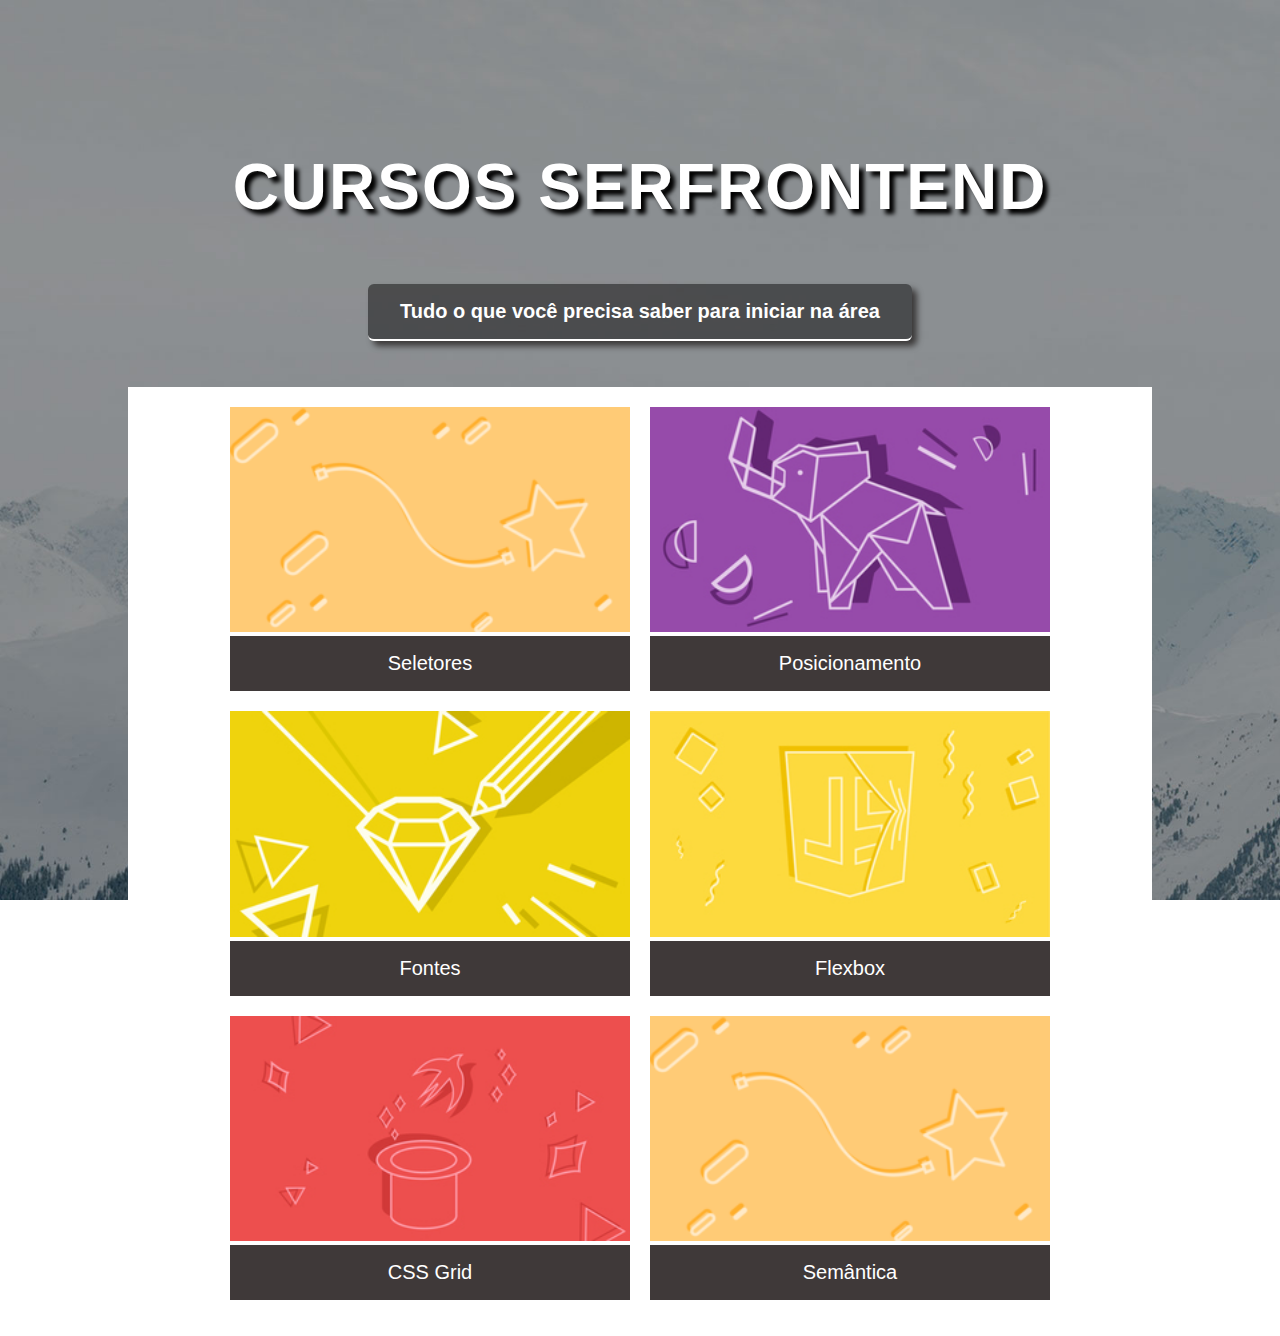
<file: projeto 5/index.html>
<!DOCTYPE html>
<html lang="pt-br">

<head>
    <meta charset="UTF-8">

    <title>Projeto CSS</title>

    <link rel="stylesheet" href="estilo.css">
</head>

<body>
    <section class="main">
        <div class="courses">
        <header class="courses-header">
            <h1 class="courses-header__title">Cursos Serfrontend</h1>
            <h2 class="courses-header__sub-title">Tudo o que você precisa saber para iniciar na área</h2>
        </header>

        <div class="courses-elements">
            <div class="elements-content">
                <ul class="elements">
                    <li>
                        <img src="imagens/card_01.png" alt="Seletores" class="elements-content__image">
                        <p class="elements-content__title">Seletores</p>
                    </li>
                    <li>
                        <img src="imagens/card_02.jpg" alt="Posicionamento" class="elements-content__image">
                        <p class="elements-content__title">Posicionamento</p>
                    </li>
                    <li>
                        <img src="imagens/card_03.jpg" alt="Fontes" class="elements-content__image">
                        <p class="elements-content__title">Fontes</p>
                    </li>
                    <li>
                        <img src="imagens/card_04.jpg" alt="Flexbox" class="elements-content__image">
                        <p class="elements-content__title">Flexbox</p>
                    </li>
                    <li>
                        <img src="imagens/card_05.jpg" alt="CSS Grid" class="elements-content__image">
                        <p class="elements-content__title">CSS Grid</p>
                    </li>
                    <li>
                        <img src="imagens/card_01.png" alt="Semântica" class="elements-content__image">
                        <p class="elements-content__title">Semântica</p>
                    </li>
                </ul>
            </div>
        </div>
    </div>
    </section>

    <footer>
        
    </footer>

</body>

</html>
</file>
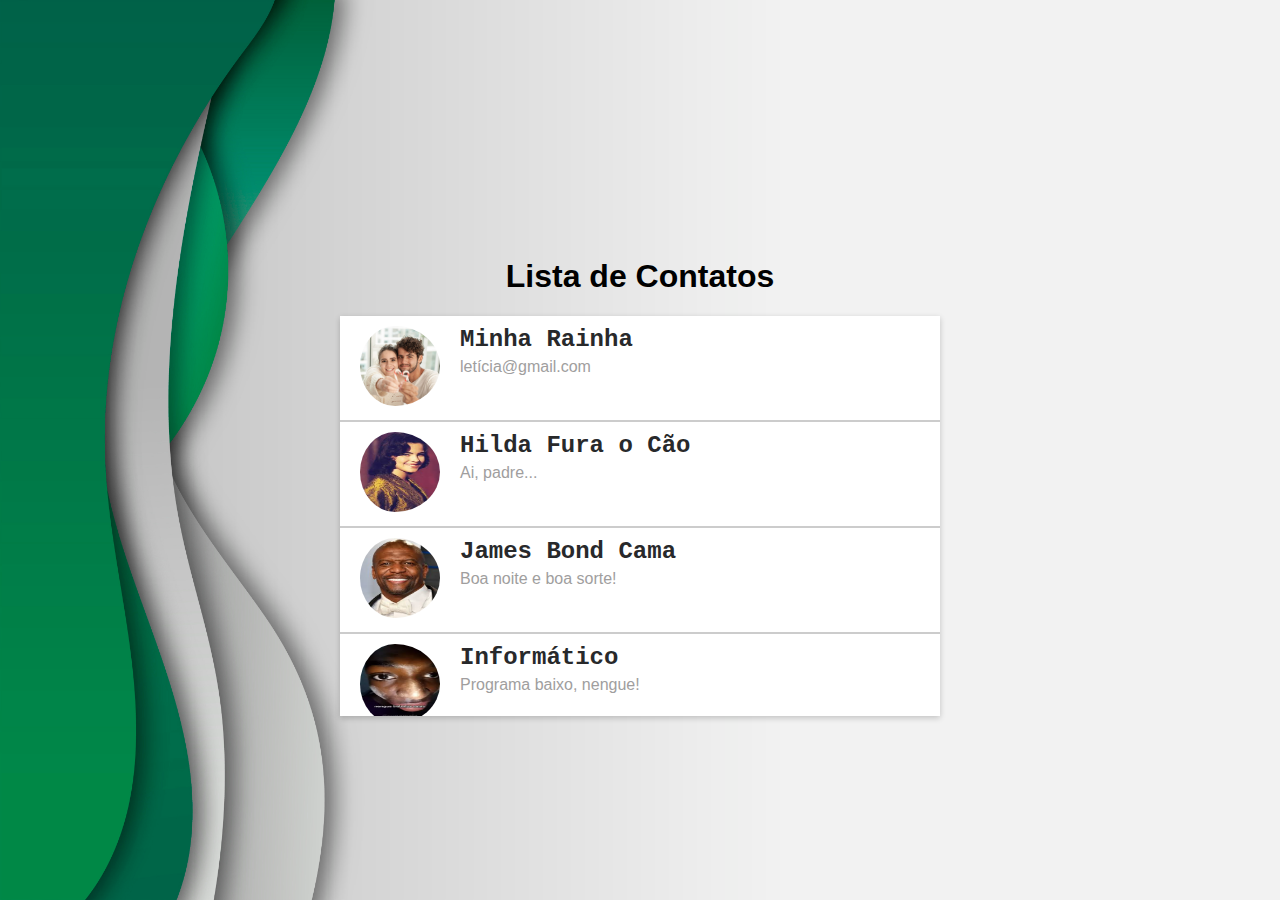
<file: contatos.html>
<!DOCTYPE html>
<html lang="pt-br">
<head>
    <meta charset="UTF-8">
    <meta name="viewport" content="width=device-width, initial-scale=1.0">
    <title>Lista de Contatos</title>
    <link rel="stylesheet" href="estilo1.css">
</head>
<body>
    <h1 class="main-title">Lista de Contatos</h1>

    <div class="list-wrapper">
        <ul class="list">
            <li class="list-item">
                <div class="list-item__image">
                    <img src="usuario0.jpg" alt="letícia">
                </div>

                <div class="list-item__content">
                    <p class="list-item__name">
                        Minha Rainha
                    </p>
                    <p class="list-item__bio">
                        letícia@gmail.com
                    </p>
                </div>

                <div class="list-item__interaction">
                    <img src="icon-lixeira.png" alt="lixo">
                    <img src="icon-editar.png" alt="editar">
                </div>
            </li>

            <li class="list-item">
                <div class="list-item__image">
                    <img src="usuario2.jpg" alt="hilda fura o cão">
                </div>

                <div class="list-item__content">
                    <p class="list-item__name">
                        Hilda Fura o Cão
                    </p>
                    <p class="list-item__bio">
                        Ai, padre...
                    </p>
                </div>

                <div class="list-item__interaction">
                    <img src="icon-lixeira.png" alt="lixo">
                    <img src="icon-editar.png" alt="editar">
                </div>
            </li>

            <li class="list-item">
                <div class="list-item__image">
                    <img src="usuario3.jpg" alt="">
                </div>

                <div class="list-item__content">
                    <p class="list-item__name">
                        James Bond Cama
                    </p>
                    <p class="list-item__bio">
                        Boa noite e boa sorte!
                    </p>
                </div>

                <div class="list-item__interaction">
                    <img src="icon-lixeira.png" alt="lixo">
                    <img src="icon-editar.png" alt="editar">
                </div>
            </li>

            <li class="list-item">
                <div class="list-item__image">
                    <img src="usuario4.jpg" alt="">
                </div>

                <div class="list-item__content">
                    <p class="list-item__name">
                        Informático
                    </p>
                    <p class="list-item__bio">
                        Programa baixo, nengue!
                    </p>
                </div>

                <div class="list-item__interaction">
                    <img src="icon-lixeira.png" alt="lixo">
                    <img src="icon-editar.png" alt="editar">
                </div>
            </li>

            <li class="list-item">
                <div class="list-item__image">
                    <img src="usuario5.jpeg" alt="">
                </div>

                <div class="list-item__content">
                    <p class="list-item__name">
                        Tio Robs
                    </p>
                    <p class="list-item__bio">
                        Procuro paz.
                    </p>
                </div>

                <div class="list-item__interaction">
                    <img src="icon-lixeira.png" alt="lixo">
                    <img src="icon-editar.png" alt="editar">
                </div>
            </li>

            <li class="list-item">
                <div class="list-item__image">
                    <img src="usuario6.jpeg" alt="">
                </div>

                <div class="list-item__content">
                    <p class="list-item__name">
                        Sr. Han
                    </p>
                    <p class="list-item__bio">
                        Cadê o Costenaro?
                    </p>
                </div>

                <div class="list-item__interaction">
                    <img src="icon-lixeira.png" alt="lixo">
                    <img src="icon-editar.png" alt="editar">
                </div>
            </li>

            <li class="list-item">
                <div class="list-item__image">
                    <img src="usuario7.jpeg" alt="">
                </div>

                <div class="list-item__content">
                    <p class="list-item__name">
                        Homem Jato
                    </p>
                    <p style="text-transform: uppercase;" class="list-item__bio">
                        zooooooooooooooom!
                    </p>
                </div>

                <div class="list-item__interaction">
                    <img src="icon-lixeira.png" alt="lixo">
                    <img src="icon-editar.png" alt="editar">
                </div>
            </li>

            <li class="list-item">
                <div class="list-item__image">
                    <img src="usuario8.jpeg" alt="">
                </div>

                <div class="list-item__content">
                    <p class="list-item__name">
                        Atreusvido
                    </p>
                    <p class="list-item__bio">
                        Uma frô para outra frô.
                        </p>
                </div>

                <div class="list-item__interaction">
                    <img src="icon-lixeira.png" alt="lixo">
                    <img src="icon-editar.png" alt="editar">  
                </div>
            </li>
        </ul>

    </div>
</body>
</html>
</file>
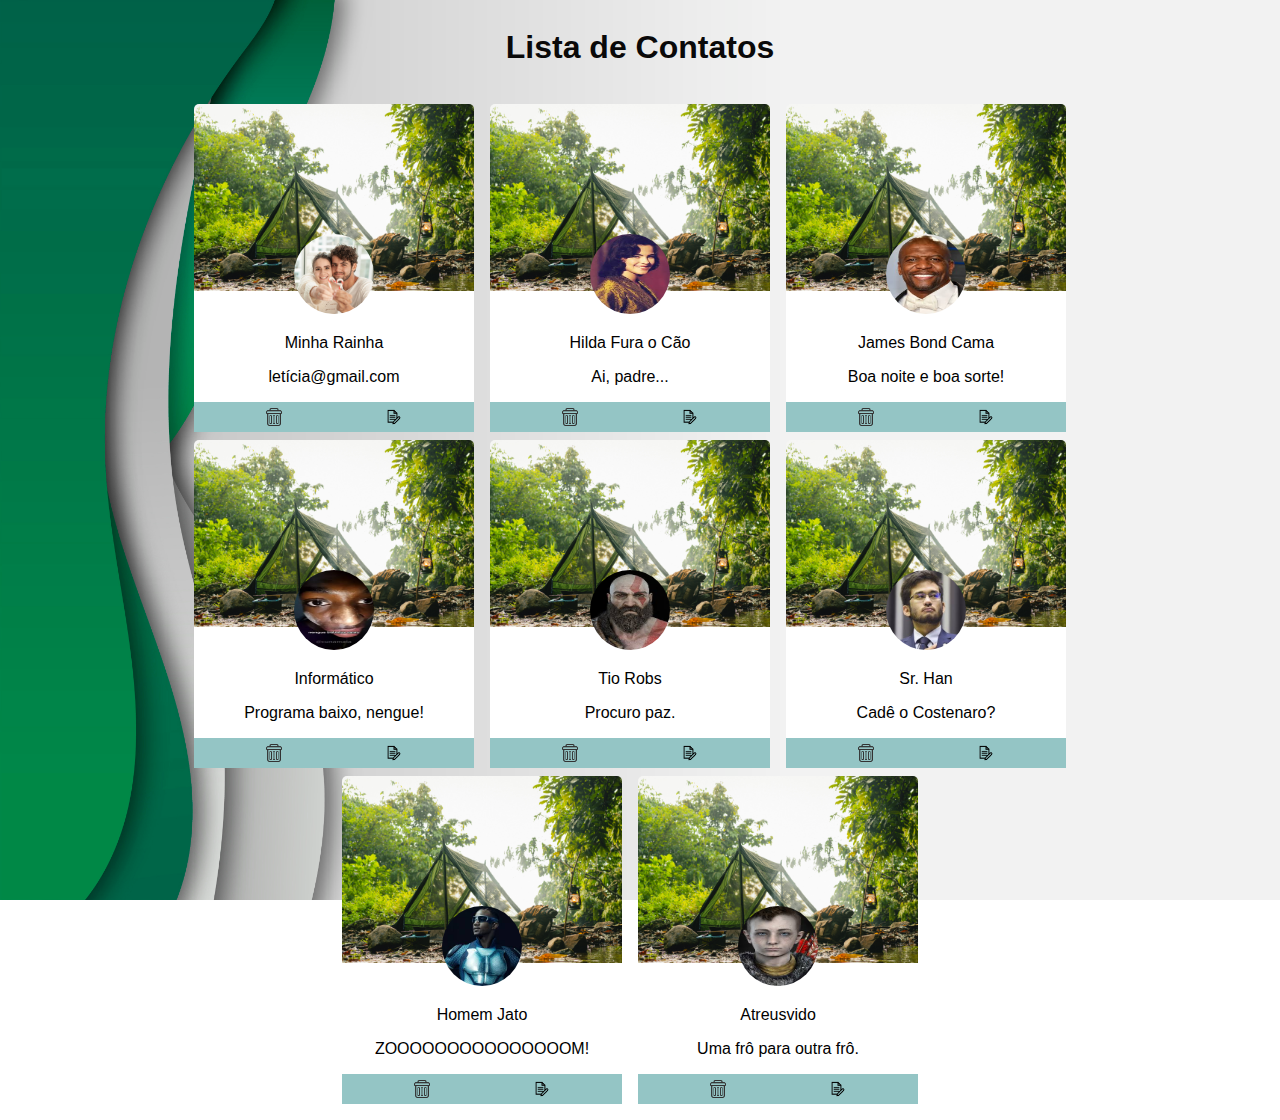
<file: contatos2.html>
<!DOCTYPE html>
<html lang="pt-br">
<head>
    <meta charset="UTF-8">
    <meta name="viewport" content="width=device-width, initial-scale=1.0">
    <title>Lista de Contatos</title>
    <link rel="stylesheet" href="estilo2.css">
</head>
<body>
    <h1 class="main-title">Lista de Contatos</h1>

    <div class="list-wrapper">
        <ul class="list">
            <li class="list-item">
                <div class="list-item__image">
                    <img src="usuario0.jpg" alt="letícia">
                </div>

                <div class="list-item__content">
                    <p class="list-item__name">
                        Minha Rainha
                    </p>
                    <p class="list-item__bio">
                        letícia@gmail.com
                    </p>
                </div>

                <div class="list-item__interaction">
                    <img src="icon-lixeira.png" alt="lixo">
                    <img src="icon-editar.png" alt="editar">
                </div>
            </li>

            <li class="list-item">
                <div class="list-item__image">
                    <img src="usuario2.jpg" alt="hilda fura o cão">
                </div>

                <div class="list-item__content">
                    <p class="list-item__name">
                        Hilda Fura o Cão
                    </p>
                    <p class="list-item__bio">
                        Ai, padre...
                    </p>
                </div>

                <div class="list-item__interaction">
                    <img src="icon-lixeira.png" alt="lixo">
                    <img src="icon-editar.png" alt="editar">
                </div>
            </li>

            <li class="list-item">
                <div class="list-item__image">
                    <img src="usuario3.jpg" alt="">
                </div>

                <div class="list-item__content">
                    <p class="list-item__name">
                        James Bond Cama
                    </p>
                    <p class="list-item__bio">
                        Boa noite e boa sorte!
                    </p>
                </div>

                <div class="list-item__interaction">
                    <img src="icon-lixeira.png" alt="lixo">
                    <img src="icon-editar.png" alt="editar">
                </div>
            </li>

            <li class="list-item">
                <div class="list-item__image">
                    <img src="usuario4.jpg" alt="">
                </div>

                <div class="list-item__content">
                    <p class="list-item__name">
                        Informático
                    </p>
                    <p class="list-item__bio">
                        Programa baixo, nengue!
                    </p>
                </div>

                <div class="list-item__interaction">
                    <img src="icon-lixeira.png" alt="lixo">
                    <img src="icon-editar.png" alt="editar">
                </div>
            </li>

            <li class="list-item">
                <div class="list-item__image">
                    <img src="usuario5.jpeg" alt="">
                </div>

                <div class="list-item__content">
                    <p class="list-item__name">
                        Tio Robs
                    </p>
                    <p class="list-item__bio">
                        Procuro paz.
                    </p>
                </div>

                <div class="list-item__interaction">
                    <img src="icon-lixeira.png" alt="lixo">
                    <img src="icon-editar.png" alt="editar">
                </div>
            </li>

            <li class="list-item">
                <div class="list-item__image">
                    <img src="usuario6.jpeg" alt="">
                </div>

                <div class="list-item__content">
                    <p class="list-item__name">
                        Sr. Han
                    </p>
                    <p class="list-item__bio">
                        Cadê o Costenaro?
                    </p>
                </div>

                <div class="list-item__interaction">
                    <img src="icon-lixeira.png" alt="lixo">
                    <img src="icon-editar.png" alt="editar">
                </div>
            </li>

            <li class="list-item">
                <div class="list-item__image">
                    <img src="usuario7.jpeg" alt="">
                </div>

                <div class="list-item__content">
                    <p class="list-item__name">
                        Homem Jato
                    </p>
                    <p style="text-transform: uppercase;" class="list-item__bio">
                        zooooooooooooooom!
                    </p>
                </div>

                <div class="list-item__interaction">
                    <img src="icon-lixeira.png" alt="lixo">
                    <img src="icon-editar.png" alt="editar">
                </div>
            </li>

            <li class="list-item">
                <div class="list-item__image">
                    <img src="usuario8.jpeg" alt="">
                </div>

                <div class="list-item__content">
                    <p class="list-item__name">
                        Atreusvido
                    </p>
                    <p class="list-item__bio">
                        Uma frô para outra frô.
                        </p>
                </div>

                <div class="list-item__interaction">
                    <img src="icon-lixeira.png" alt="lixo">
                    <img src="icon-editar.png" alt="editar">  
                </div>
            </li>
        </ul>

    </div>
</body>
</html>
</file>
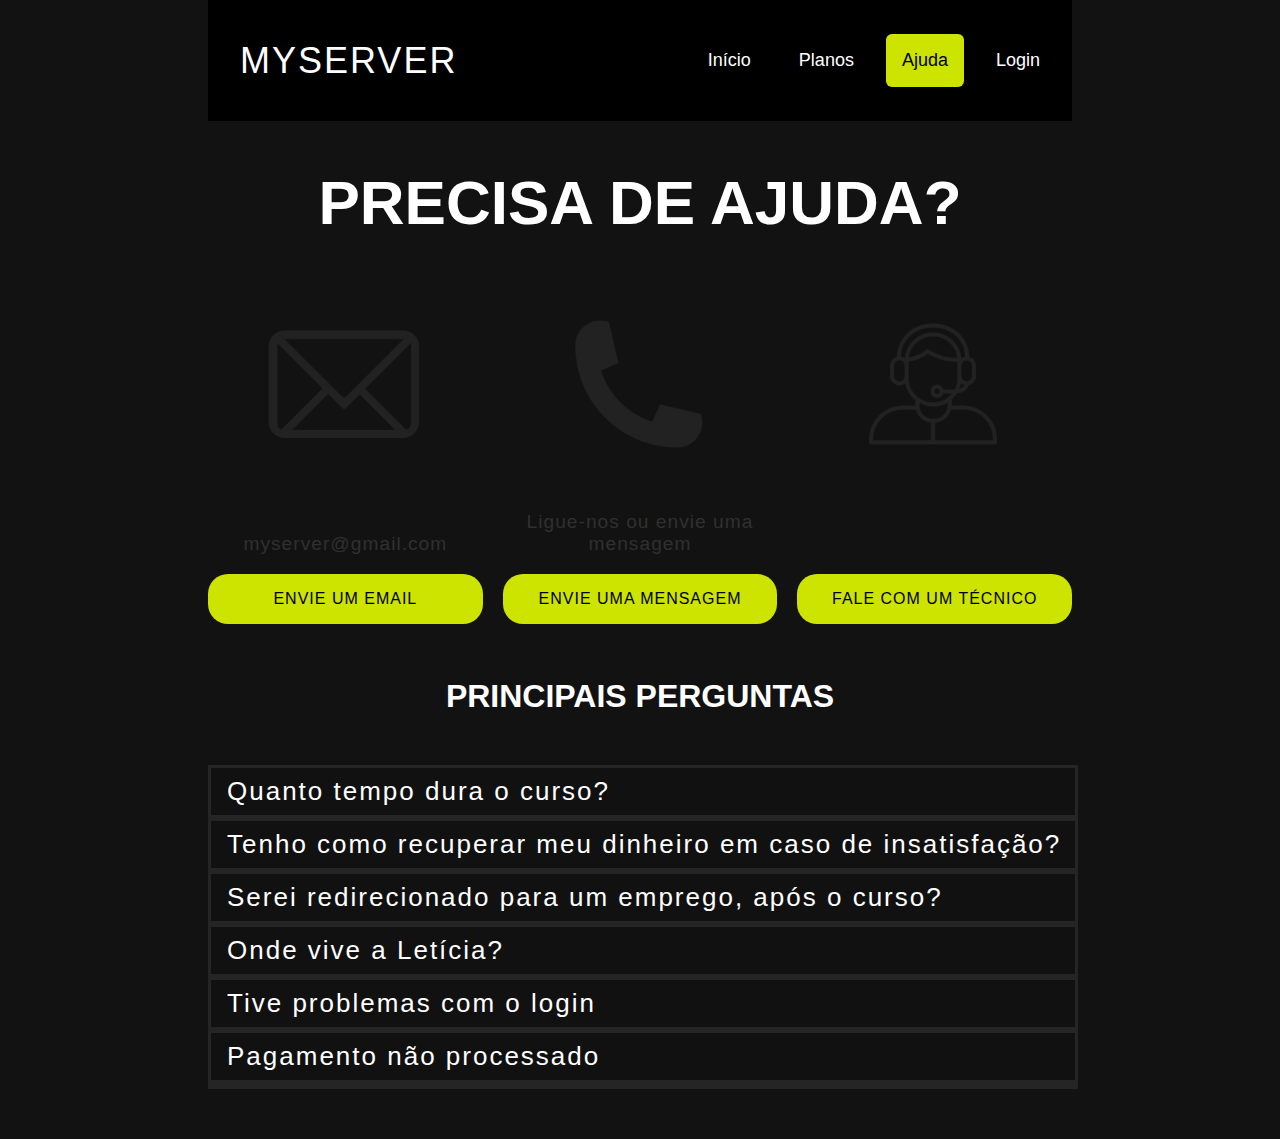
<file: help.html>
<!DOCTYPE html>
<html lang="pt-br">
<head>
    <meta charset="UTF-8">
    <meta name="viewport" content="width=device-width, initial-scale=1.0">
    <title>My Server - Ajuda</title>
    <link rel="stylesheet" href="help.css">
</head>
<body>
    <header class="header">
        <div class="header__logo">MyServer</div>
        <nav class="header__nav">
            <ul class="header__bottons">
                <a href="#"><li>Início</li></a>
                <a href="plans.html"><li>Planos</li></a>
                <a href="#" class="header__nav--active"><li>Ajuda</li></a>
                <a href="#"><li>Login</li></a>
            </ul>
        </nav>
    </header>

    <h1 class="main-title">Precisa de ajuda?</h1>
    
    <section class="help">

            <div class="help-methods">
                <div class="help-methods__image">
                    <img src="mail icon.png" alt="send a mail">
                </div>
                <div class="help-methods__content">
                    <p class="help-methods__information">myserver@gmail.com</p>
                    <a href="#" class="help-methods__bottom">
                    <p>Envie um email</p>
                    </a>
                </div>
            </div>


            <div class="help-methods">
                <div class="help-methods__image">
                    <img src="cell icon.png" alt="send a mail">
                </div>
                <div class="help-methods__content">
                    <p class="help-methods__information">Ligue-nos ou envie uma mensagem</p>
                    <a href="#" class="help-methods__bottom">
                    <p>Envie uma mensagem</p>
                    </a>
                </div>
            </div>


            <div class="help-methods">
                <div class="help-methods__image">
                    <img src="support icon.png" alt="send a mail">
                </div>
                <div class="help-methods__content">
                    <a href="#" class="help-methods__bottom">
                    <p>Fale com um técnico</p>
                    </a>
                </div>
            </div>

    </section>

    <h2 class="help-title">Principais perguntas</h2>

    <section class="help-questions">
        <ul class="help-topics">
            <li id="itens">
                <div class="help-topics__title" >
                    Quanto tempo dura o curso?
                </div>
                <div class="help-topics__description">
                    Lorem ipsum dolor sit amet consectetur, adipisicing elit. Dolorum obcaecati, enim, eveniet eum vitae possimus illum quis qui consequuntur eius, officia sit est culpa. Praesentium atque, voluptatibus rem iste ipsam possimus non accusamus dignissimos autem suscipit neque ea eos repellendus facere ipsum, quisquam magni, natus rerum laboriosam? Quod, odit quasi.
                </div>
            </li>
            <li>
                <div class="help-topics__title" onclick="clickinformation()">
                    Tenho como recuperar meu dinheiro em caso de insatisfação?
                </div>
                <div class="help-topics__description">
                    Lorem ipsum dolor sit amet consectetur, adipisicing elit. Dolorum obcaecati, enim, eveniet eum vitae possimus illum quis qui consequuntur eius, officia sit est culpa. Praesentium atque, voluptatibus rem iste ipsam possimus non accusamus dignissimos autem suscipit neque ea eos repellendus facere ipsum, quisquam magni, natus rerum laboriosam? Quod, odit quasi.
                </div>
            </li>
            <li class="itens">
                <div class="help-topics__title">
                    Serei redirecionado para um emprego, após o curso?
                </div>
                <div class="help-topics__description">
                    Lorem ipsum dolor sit amet consectetur, adipisicing elit. Dolorum obcaecati, enim, eveniet eum vitae possimus illum quis qui consequuntur eius, officia sit est culpa. Praesentium atque, voluptatibus rem iste ipsam possimus non accusamus dignissimos autem suscipit neque ea eos repellendus facere ipsum, quisquam magni, natus rerum laboriosam? Quod, odit quasi.
                </div>
            </li>
            <li class="itens">
                <div class="help-topics__title">
                    Onde vive a Letícia?
                </div>
                <div class="help-topics__description">
                    Lorem ipsum dolor sit amet consectetur, adipisicing elit. Dolorum obcaecati, enim, eveniet eum vitae possimus illum quis qui consequuntur eius, officia sit est culpa. Praesentium atque, voluptatibus rem iste ipsam possimus non accusamus dignissimos autem suscipit neque ea eos repellendus facere ipsum, quisquam magni, natus rerum laboriosam? Quod, odit quasi.
                </div>
            </li>
            <li class="itens">
                <div class="help-topics__title">
                    Tive problemas com o login
                </div>
                <div class="help-topics__description">
                    Lorem ipsum dolor sit amet consectetur, adipisicing elit. Dolorum obcaecati, enim, eveniet eum vitae possimus illum quis qui consequuntur eius, officia sit est culpa. Praesentium atque, voluptatibus rem iste ipsam possimus non accusamus dignissimos autem suscipit neque ea eos repellendus facere ipsum, quisquam magni, natus rerum laboriosam? Quod, odit quasi.
                </div>
            </li>
            <li class="itens">
                <div class="help-topics__title">
                    Pagamento não processado
                </div>
                <div class="help-topics__description">
                    Lorem ipsum dolor sit amet consectetur, adipisicing elit. Dolorum obcaecati, enim, eveniet eum vitae possimus illum quis qui consequuntur eius, officia sit est culpa. Praesentium atque, voluptatibus rem iste ipsam possimus non accusamus dignissimos autem suscipit neque ea eos repellendus facere ipsum, quisquam magni, natus rerum laboriosam? Quod, odit quasi.
                </div>
            </li>
        </ul>
    </section>
</body>
</html>
</file>
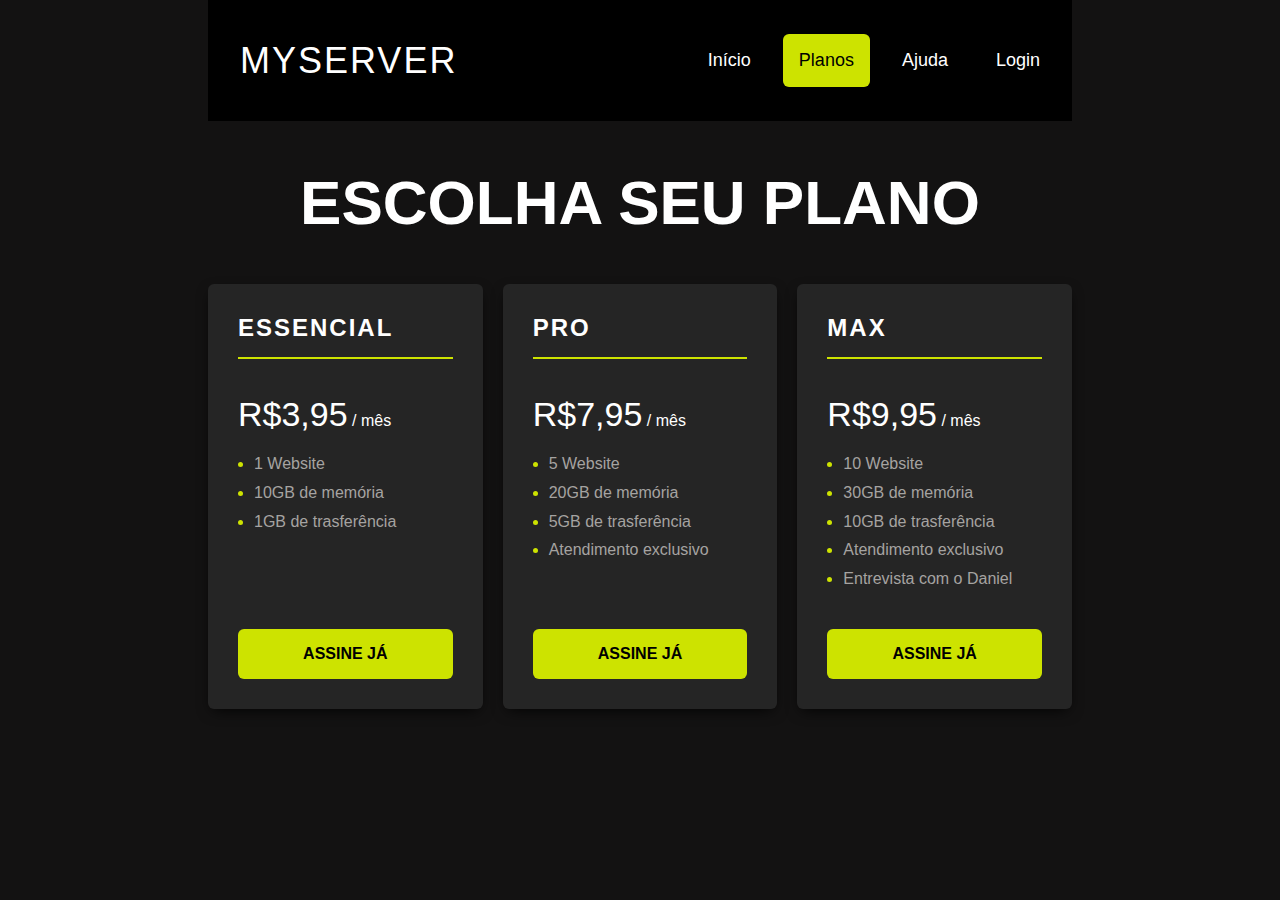
<file: plans.html>
<!DOCTYPE html>
<html lang="pt-br">
<head>
    <meta charset="UTF-8">
    <link rel="stylesheet" href="plans.css">
    <title>Plans</title>
</head>
<body>
    <header class="header">
        <div class="header__logo">MyServer</div>
        <nav class="header__nav">
            <ul class="header__bottons">
                <a href="#"><li>Início</li></a>
                <a href="#" class="header__nav--active"><li>Planos</li></a>
                <a href="help.html"><li>Ajuda</li></a>
                <a href="#"><li>Login</li></a>
            </ul>
        </nav>
    </header>
    <h1 class="main-title">Escolha seu plano</h1>
    <section class="pricing">
        <div class="pricing-plans">
            <h2 class="pricing-plans__title">Essencial</h2>
            <p><span class="pricing-plans__price">R$3,95</span> / mês</p>
            <ul class="pricing-plans__features">
                <li>1 Website</li>
                <li>10GB de memória</li>
                <li>1GB de trasferência</li>
            </ul>
            <a href="#" class="pricing-plans__cta">Assine Já</a>
        </div>
        <div class="pricing-plans">
            <h2 class="pricing-plans__title">Pro</h2>
            <p><span class="pricing-plans__price">R$7,95</span> / mês</p>
            <ul class="pricing-plans__features">
                <li>5 Website</li>
                <li>20GB de memória</li>
                <li>5GB de trasferência</li>
                <li>Atendimento exclusivo</li>
            </ul>
            <a href="#" class="pricing-plans__cta">Assine Já</a>
        </div>
        <div class="pricing-plans">
            <h2 class="pricing-plans__title">Max</h2>
            <p><span class="pricing-plans__price">R$9,95</span> / mês</p>
            <ul class="pricing-plans__features">
                <li>10 Website</li>
                <li>30GB de memória</li>
                <li>10GB de trasferência</li>
                <li>Atendimento exclusivo</li>
                <li>Entrevista com o Daniel</li>
            </ul>
            <a href="#" class="pricing-plans__cta">Assine Já</a>
        </div>
    </section>
</body>
</html>
</file>
<file: projeto 5/estilo.css>
html,
body {
    height: 100%;
    background-image: url(imagens/bg-2.jpg);
    background-repeat: no-repeat;
    background-size: cover;
    background-attachment: fixed;
}

body {
    margin: 0;
    font-family: Arial, Helvetica, sans-serif;
    display: flex;
    flex-direction: column;
}

.main {
    align-items: center;
    width: 80%;
    max-width: 90%;
    margin: 0 auto;
}

.courses-header {
    display: flex;
    flex-direction: column;

}

.courses-header__title {

    color: white;
    font-size: 64px;
    text-transform: uppercase;
    letter-spacing: 2px;
    text-shadow: 5px 5px 4px black;
    margin: 150px 0 30px;
    text-align: center;

}

.courses-header__sub-title {
    width: fit-content;
    color: white;
    background-color: rgba(10, 10, 10, .5);
    font-size: 20px;
    text-align: center;
    margin: 30px auto;
    padding: 16px 32px;
    border-radius: 6px;
    border-bottom: 2px solid rgb(255, 255, 255);
    box-shadow: 5px 5px 6px rgb(59, 57, 57);
}

.courses-elements {
    background-color: white;
}

.elements {
    display: flex;
    flex-wrap: wrap;
    list-style-type: none;
    gap: 20px;
    align-items: center;
    justify-content: center;
    padding: 20px 0;
}

.elements-content__image {
    width: 400px;
    max-width: 400px;
    margin: 0;
    
}

.elements-content__title {
    text-align: center;
    background-color: rgb(63, 57, 57);
    color: white;
    margin: 0;
    padding: 16px;
    font-size: 20px;
    letter-spacing: 2;
}
</file>
<file: estilo1.css>
body {
    background-image: url(template1.jpg);
    background-size: cover;
    background-attachment: fixed;
    display: flex;
    flex-direction: column;
    justify-content: center;
    align-items: center;
    font-family: sans-serif;
}

.main-title {
    text-align: center;
    width: 500px;
    margin-top: 250px;
    font-size: 32px;
}

ul {
    padding: 0;
    margin: 0;
}

.list-wrapper {
    width: 90%;
    max-width: 600px;
    max-height: 400px;
    background-color: rgb(255, 255, 255);
    overflow: auto;
    box-shadow: 0 2px 6px rgba(0, 0, 0, .2);
}

.list-item__image img {
    width: 80px;
    height: 80px;
    padding-left: 10px;
    border-radius: 50%;
}

.list-item {
    padding:  10px 10px;
    list-style-type: none;
    border-bottom: 2px solid rgba(0, 0, 0, .2);
    display: flex;

}

.list-item__content{
    flex-grow: 1;
    padding: 0 20px;
}

.list-item__name {
    font-weight: bolder;
    color: rgb(40, 41, 43);
    font-family:'Courier New', Courier, monospace;
    font-size: 24px;
    margin: 0;
}

.list-item__bio {
    color: rgb(160, 158, 158);
    margin-top: 5px;
}

.list-item:hover {
    background-color: #e8e8e8;
}

.list-item__interaction img {
    max-width: 18px;
    margin: 25% 10px 0;
    opacity: 0;
}

.list-item:hover .list-item__interaction img{
    opacity: .5;
}
</file>
<file: estilo2.css>
body {
    background-image: url(template1.jpg);
    background-size: cover;
    background-attachment: fixed;
    display: flex;
    flex-direction: column;
    justify-content: center;
    align-items: center;
    font-family: sans-serif;
}

.main-title {
    color: #0a0909;
    font-style: inherit;
}

.list {
    width: 90%;
    max-width: 960px;
    display: flex;
    flex-wrap: wrap;
    justify-content: center;
    gap: 16px;
    list-style-type: none;
}

.list-item {
    height: 320px;
    flex-basis: 280px;
    background-color: white;
    border-radius: 5px;
    text-align: center;
    box-shadow: 0 2px 8px rgba(0, 0, 2, alpha);
    background-image: url(pexels-dtanpt-9551192.jpg);
    background-repeat: no-repeat;
    background-size: 100%;
}

.list-item__image img {
    width: 80px;
    height: 80px;
    border-radius: 50%;
    margin-top: 130px;
}

.list-item__interaction img {
    max-width: 18px;
    max-height: 18px;
    padding-top: 6px;
}

.list-item__interaction {
    display: flex;
    justify-content: space-evenly;
    gap: 32px;
    background-color: #94c5c5;
    height: 30px;
}
</file>
<file: help.css>
html,
body{
    background-color: #131212;
    color: white;
    width: 90%;
    max-width: 960px;
    margin: 0 auto;
    font-family: 'Gill Sans', 'Gill Sans MT', Calibri, 'Trebuchet MS', sans-serif;
}

.main-title {
    font-size: 62px;
    text-transform: uppercase;
    text-align: center;
    margin: 46px 0;
}

.help-title {
    font-size: 32px;
    text-transform: uppercase;
    text-align: center;
    margin: 54px 16px 0;
}

header {
    background-color: rgb(0, 0, 0);
    display: flex;
    padding: 16px;
    justify-content: space-between;
    align-items: center;
}

.header__logo {
    font-size: 36px;
    text-transform: uppercase;
    margin-left: 16px;
    letter-spacing: 2px;
}

.header__bottons {
    display: flex;
    gap: 16px;
    list-style-type: none;
    font-size: 18px;
}

.header__bottons li:hover {
    text-decoration: underline;
}

.header__bottons a {
    color: white;
    text-decoration: none;
    padding: 16px;
    border-radius: 6px;
}

a.header__nav--active {
    background-color: #cde300;
    color: #000000;
    pointer-events: none;
}

a.header__nav--active li:hover {
    text-decoration: none;
}

.help {
    display: flex;
    gap: 20px;
}

.help-methods {
    justify-content: space-between;
    width: 300px;
    height: 340px;
    overflow: hidden;
    display: flex;
    flex-direction: column;
}

.help-methods__bottom {
    text-decoration: none;
    color: #000000;
    border-radius: 20px;
    padding: 0 5px;
    text-align: center;
    text-decoration: none;
    text-transform: uppercase;
    letter-spacing: 1px;
    font-size:medium;
    background-color:#cde300;
}

.help-methods__bottom:hover {
    color: white;
    background-color: #131212;
}

.help-methods__information {
    text-align: center;
    color: #303030;
    font-size: larger;
    letter-spacing: 1px;

}

.help-methods__image img {
    width: 200px;
    min-width: 50px;
    padding-left: 36px;
}

.help-methods__content {
    color: rgb(255, 255, 255);
    display: flex;
    flex-direction: column;
}

.help-questions {
    width: 100%;
    border: 3px solid #252525;

    margin: 50px auto;
}

.help-topics {
    list-style-type: none;
    padding: 0px;
    margin: 0;
}

.help-topics__title {
    border-bottom: 6px solid #252525;
    font-size: 26px;
    background-color: #111111;
    font-weight: 400;
    padding: 8px 0 8px 16px;
    letter-spacing: 2px;
    cursor: pointer;
}

.help-topics__description { /*OLHAAAAAAAAAAR*/
    display: none;
}
</file>
<file: plans.css>
html,
body{
    background-color: #131212;
    color: white;
    width: 90%;
    max-width: 960px;
    margin: 0 auto;
    font-family: 'Gill Sans', 'Gill Sans MT', Calibri, 'Trebuchet MS', sans-serif;
}

.main-title {
    font-size: 62px;
    text-transform: uppercase;
    text-align: center;
    margin: 46px 0;
}

header {
    background-color: rgb(0, 0, 0);
    display: flex;
    padding: 16px;
    justify-content: space-between;
    align-items: center;
}

.header__logo {
    font-size: 36px;
    text-transform: uppercase;
    margin-left: 16px;
    letter-spacing: 2px;
}

.header__bottons {
    display: flex;
    gap: 16px;
    list-style-type: none;
    font-size: 18px;
}

.header__bottons li:hover {
    text-decoration: underline;
}

.header__bottons a {
    color: white;
    text-decoration: none;
    padding: 16px;
    border-radius: 6px;
}

a.header__nav--active {
    background-color: #cde300;
    color: #000000;
    pointer-events: none;
}

a.header__nav--active li:hover {
    text-decoration: none;
}

.pricing {
    display: flex;
    gap: 20px;
}

.pricing-plans {
    background-color: #252525;
    border-radius: 6px;
    flex: 1;
    padding: 30px;
    box-shadow: 0px 5px 15px -5px rgb(0, 0, 0);
    display: flex;
    flex-direction: column;
}

.pricing-plans__title {
    text-transform: uppercase;
    border-bottom: 2px solid#cde300;
    margin-top: 0;
    padding-bottom: 15px;
    letter-spacing: 2px;
}

.pricing-plans__price {
    font-size: 34px;
    font-weight: 3px;
}

.pricing-plans__features {
    margin: 0 0 35px;
    color: rgb(165, 163, 161);
    padding-left: 16px;
    line-height: 1.8;
    flex-grow: 1;
}

.pricing-plans__features li::marker {
    color: #cde300;
    list-style-type: symbols(solid);
}

.pricing-plans__cta {
    text-decoration: none;
    color: rgb(0, 0, 0);
    background-color: #cde300;
    border-radius: 6px;
    text-transform: uppercase;
    font-size: 16px;
    font-weight: bold;
    text-align: center;
    padding: 16px 10px;
}

.pricing-plans__cta:hover {
    background-color: #222;
    color: white;
}
</file>
